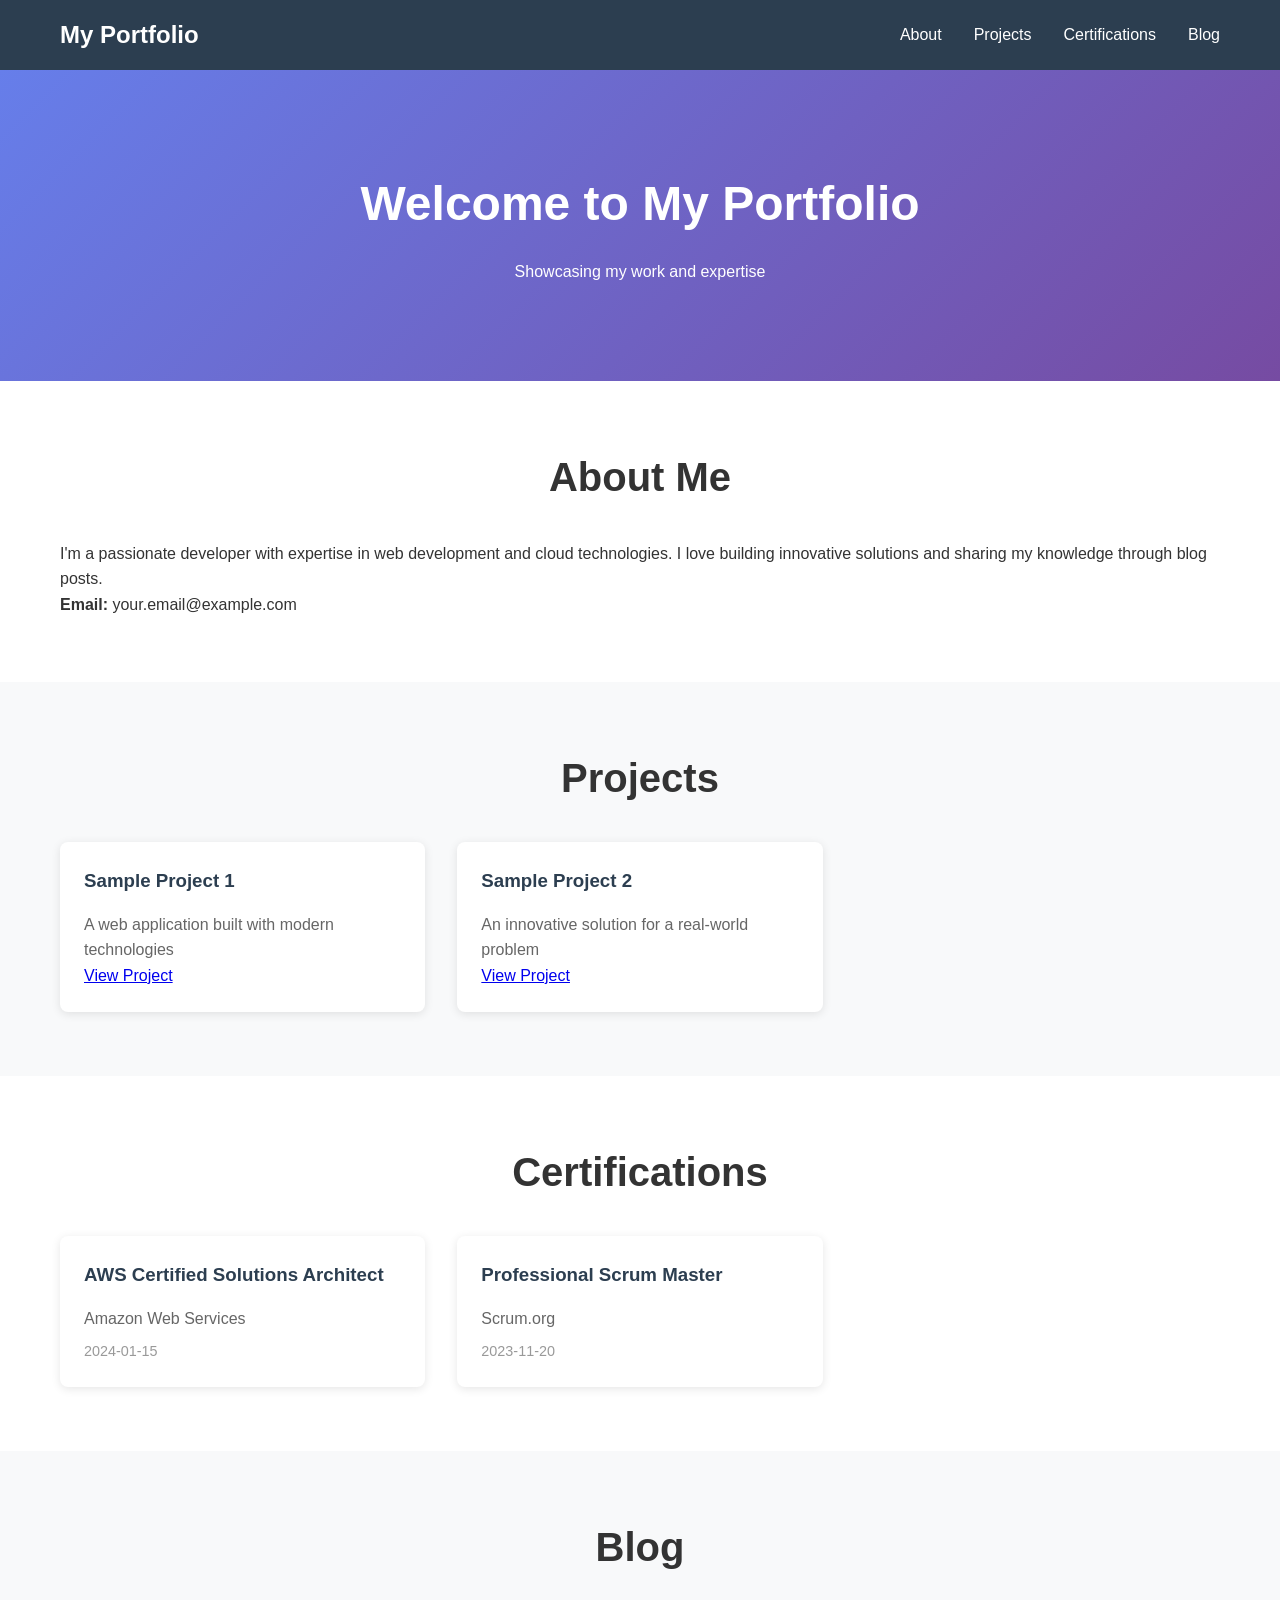
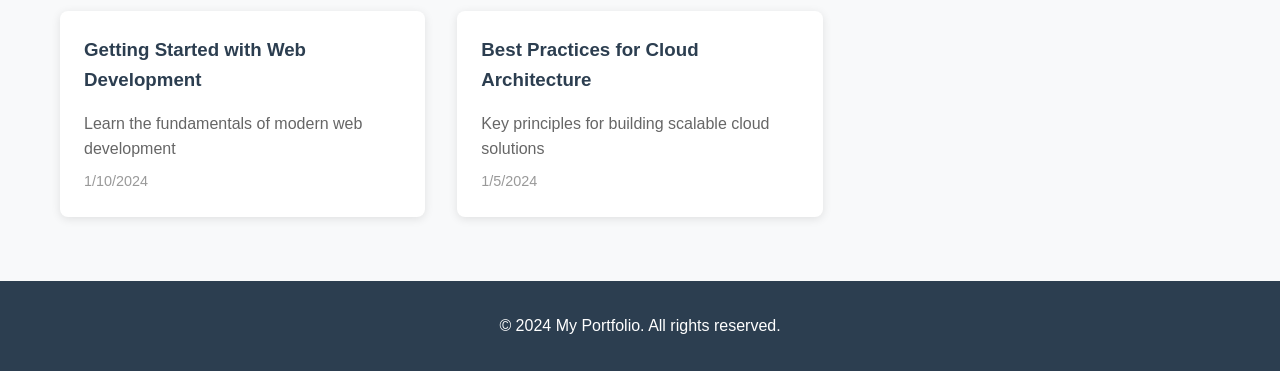
<file: index.html>
<!DOCTYPE html>
<html lang="en">
<head>
    <meta charset="UTF-8">
    <meta name="viewport" content="width=device-width, initial-scale=1.0">
    <title>My Portfolio</title>
    <link rel="stylesheet" href="css/style.css">
</head>
<body>
    <nav>
        <div class="container">
            <h1>My Portfolio</h1>
            <ul>
                <li><a href="#about">About</a></li>
                <li><a href="#projects">Projects</a></li>
                <li><a href="#certifications">Certifications</a></li>
                <li><a href="#blog">Blog</a></li>
            </ul>
        </div>
    </nav>

    <section id="hero">
        <div class="container">
            <h2>Welcome to My Portfolio</h2>
            <p>Showcasing my work and expertise</p>
        </div>
    </section>

    <section id="about">
        <div class="container">
            <h2>About Me</h2>
            <div id="about-content"></div>
        </div>
    </section>

    <section id="projects">
        <div class="container">
            <h2>Projects</h2>
            <div id="projects-grid" class="grid"></div>
        </div>
    </section>

    <section id="certifications">
        <div class="container">
            <h2>Certifications</h2>
            <div id="certifications-list" class="grid"></div>
        </div>
    </section>

    <section id="blog">
        <div class="container">
            <h2>Blog</h2>
            <div id="blog-posts" class="grid"></div>
        </div>
    </section>

    <footer>
        <div class="container">
            <p>&copy; 2024 My Portfolio. All rights reserved.</p>
        </div>
    </footer>

    <script src="js/main.js"></script>
</body>
</html>
</file>
<file: css/style.css>
* {
    margin: 0;
    padding: 0;
    box-sizing: border-box;
}

body {
    font-family: -apple-system, BlinkMacSystemFont, 'Segoe UI', Roboto, Oxygen, Ubuntu, Cantarell, sans-serif;
    line-height: 1.6;
    color: #333;
}

.container {
    max-width: 1200px;
    margin: 0 auto;
    padding: 0 20px;
}

nav {
    background: #2c3e50;
    color: white;
    padding: 1rem 0;
    position: sticky;
    top: 0;
    z-index: 100;
}

nav .container {
    display: flex;
    justify-content: space-between;
    align-items: center;
}

nav h1 {
    font-size: 1.5rem;
}

nav ul {
    display: flex;
    list-style: none;
    gap: 2rem;
}

nav a {
    color: white;
    text-decoration: none;
    transition: opacity 0.3s;
}

nav a:hover {
    opacity: 0.8;
}

#hero {
    background: linear-gradient(135deg, #667eea 0%, #764ba2 100%);
    color: white;
    padding: 6rem 0;
    text-align: center;
}

#hero h2 {
    font-size: 3rem;
    margin-bottom: 1rem;
}

section {
    padding: 4rem 0;
}

section:nth-child(even) {
    background: #f8f9fa;
}

h2 {
    font-size: 2.5rem;
    margin-bottom: 2rem;
    text-align: center;
}

.grid {
    display: grid;
    grid-template-columns: repeat(auto-fill, minmax(300px, 1fr));
    gap: 2rem;
    margin-top: 2rem;
}

.card {
    background: white;
    padding: 1.5rem;
    border-radius: 8px;
    box-shadow: 0 2px 10px rgba(0,0,0,0.1);
    transition: transform 0.3s;
}

.card:hover {
    transform: translateY(-5px);
}

.card h3 {
    margin-bottom: 1rem;
    color: #2c3e50;
}

.card p {
    color: #666;
}

.card .date {
    font-size: 0.9rem;
    color: #999;
    margin-top: 0.5rem;
}

footer {
    background: #2c3e50;
    color: white;
    text-align: center;
    padding: 2rem 0;
}

@media (max-width: 768px) {
    nav .container {
        flex-direction: column;
        gap: 1rem;
    }
    
    nav ul {
        gap: 1rem;
    }
    
    #hero h2 {
        font-size: 2rem;
    }
    
    .grid {
        grid-template-columns: 1fr;
    }
}
</file>
